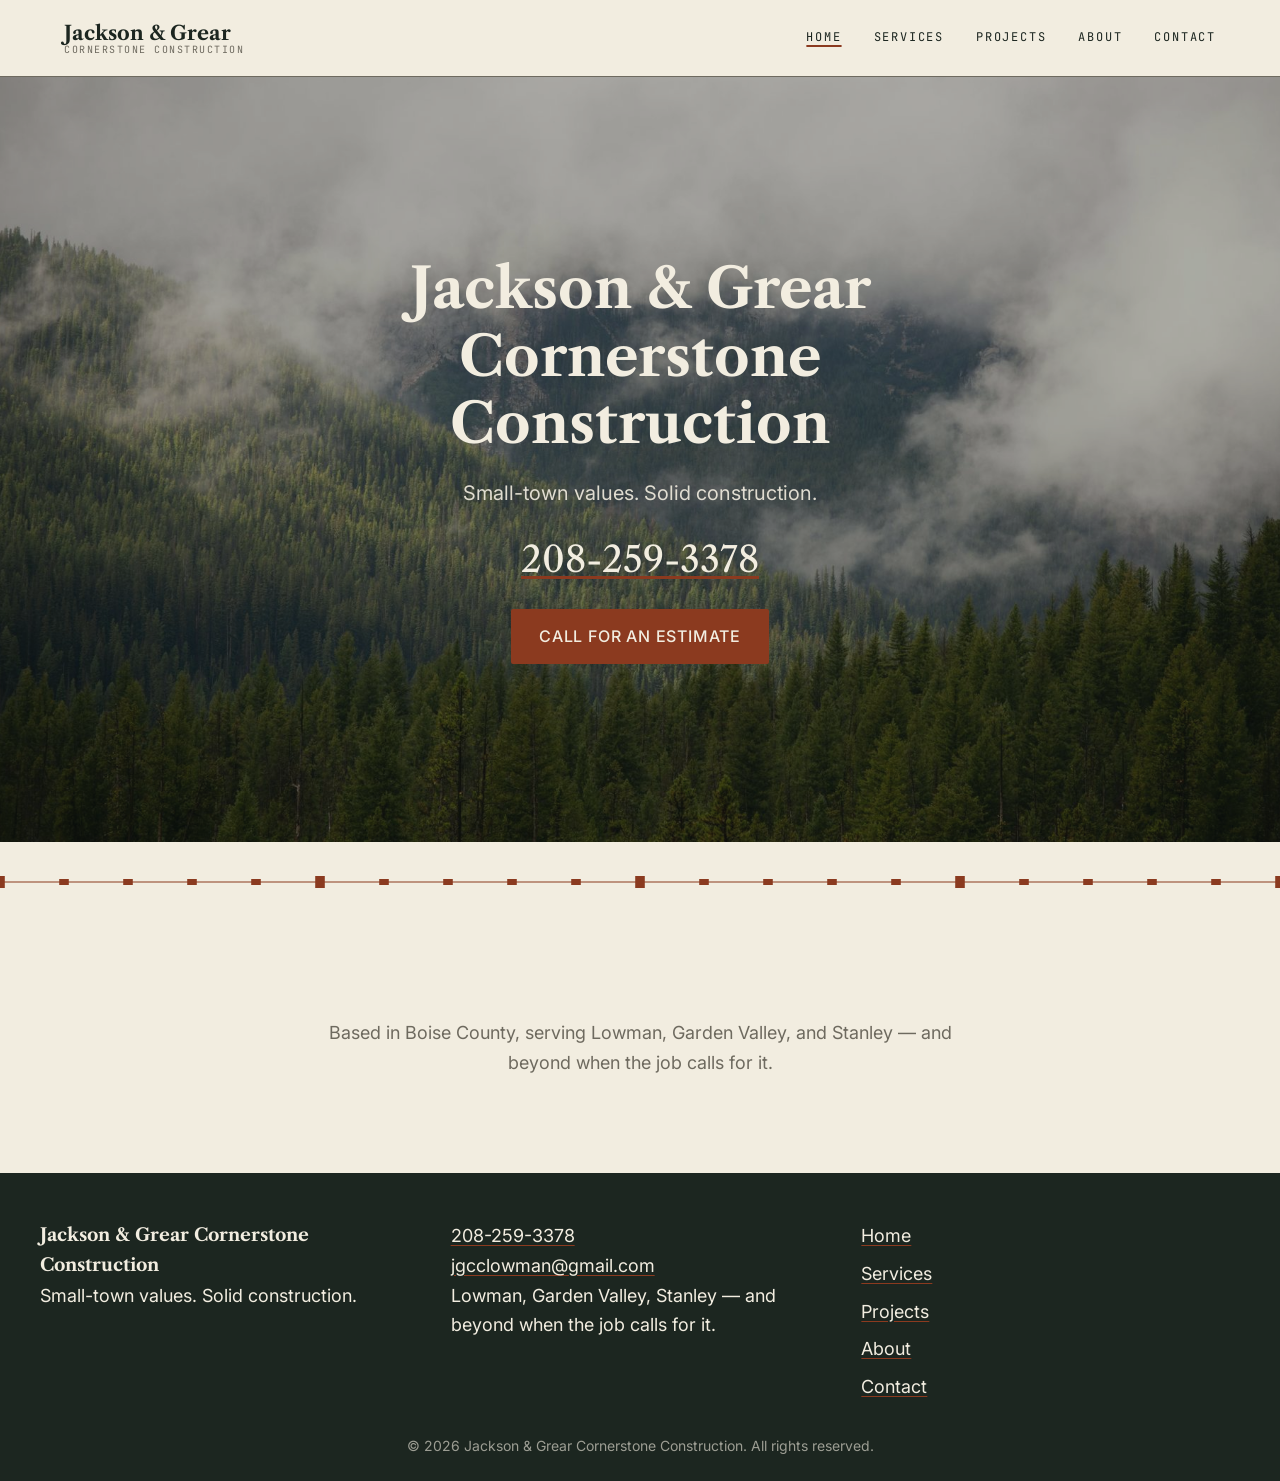
<file: index.html>
<!DOCTYPE html>
<html lang="en">
<head>
<meta charset="UTF-8">
<meta name="viewport" content="width=device-width, initial-scale=1.0">
<title>Jackson &amp; Grear Cornerstone Construction | Boise County, Idaho</title>
<meta name="description" content="Jackson & Grear Cornerstone Construction — new builds, remodels, concrete, and repairs in Boise County, Idaho. Serving Lowman, Garden Valley, and Stanley.">
<link rel="canonical" href="[canonical-url]">

<meta property="og:type" content="website">
<meta property="og:site_name" content="Jackson & Grear Cornerstone Construction">
<meta property="og:title" content="Jackson & Grear Cornerstone Construction | Boise County, Idaho">
<meta property="og:description" content="Jackson & Grear Cornerstone Construction — new builds, remodels, concrete, and repairs in Boise County, Idaho. Serving Lowman, Garden Valley, and Stanley.">
<meta property="og:image" content="/images/hero/hero-home.jpg">
<meta property="og:url" content="[canonical-url]">
<meta name="twitter:card" content="summary_large_image">

<script type="application/ld+json">
{
  "@context": "https://schema.org",
  "@type": "GeneralContractor",
  "name": "Jackson & Grear Cornerstone Construction",
  "telephone": "+1-208-259-3378",
  "areaServed": ["Lowman, Idaho", "Garden Valley, Idaho", "Stanley, Idaho", "Boise County, Idaho"],
  "address": {
    "@type": "PostalAddress",
    "addressRegion": "ID",
    "addressCountry": "US"
  }
}
</script>

<link rel="preconnect" href="https://fonts.googleapis.com">
<link rel="preconnect" href="https://fonts.gstatic.com" crossorigin>
<link href="https://fonts.googleapis.com/css2?family=Libre+Caslon+Text:wght@400;700&family=Inter:wght@400;500&family=JetBrains+Mono:wght@400&display=swap" rel="stylesheet">
<link rel="stylesheet" href="css/style.css">
</head>
<body>
<a class="skip-link" href="#main">Skip to content</a>
<header class="site-header">
  <div class="site-header__inner">
    <a class="site-logo" href="index.html">
      <span class="site-logo__name">Jackson &amp; Grear</span>
      <span class="site-logo__tagline">CORNERSTONE CONSTRUCTION</span>
    </a>
    <button class="nav-toggle" type="button" aria-expanded="false" aria-controls="site-nav">
      <span class="nav-toggle__bar"></span>
      <span class="nav-toggle__bar"></span>
      <span class="nav-toggle__bar"></span>
      <span class="visually-hidden">Menu</span>
    </button>
    <nav class="site-nav" id="site-nav" aria-label="Primary">
      <ul class="site-nav__list">
        <li><a href="index.html" aria-current="page">Home</a></li>
        <li><a href="services.html">Services</a></li>
        <li><a href="projects.html">Projects</a></li>
        <li><a href="about.html">About</a></li>
        <li><a href="contact.html">Contact</a></li>
      </ul>
    </nav>
  </div>
</header>

<main id="main">
  <section class="home-hero">
    <img class="home-hero__image" src="images/hero/hero-home.jpg" alt="Morning fog settling over a pine forest and mountain ridge in Idaho's Sawtooth National Forest." width="1920" height="1080" loading="eager" fetchpriority="high">
    <div class="home-hero__overlay" aria-hidden="true"></div>
    <div class="home-hero__content">
      <h1 class="home-hero__name">Jackson &amp; Grear Cornerstone Construction</h1>
      <p class="home-hero__tagline">Small-town values. Solid construction.</p>
      <a class="home-hero__phone" href="tel:+12082593378" aria-label="Call Jackson and Grear at 208-259-3378">208-259-3378</a>
      <a class="button" href="tel:+12082593378" aria-label="Call Jackson and Grear at 208-259-3378">Call for an Estimate</a>
    </div>
  </section>

  <svg class="section-divider" viewBox="0 0 200 16" preserveAspectRatio="none" role="presentation" focusable="false" aria-hidden="true">
    <line x1="0" y1="8" x2="200" y2="8" stroke="currentColor" stroke-width="1"></line>
    <g stroke="currentColor" stroke-width="1.5">
      <line x1="0" y1="2" x2="0" y2="14"></line>
      <line x1="10" y1="5" x2="10" y2="11"></line>
      <line x1="20" y1="5" x2="20" y2="11"></line>
      <line x1="30" y1="5" x2="30" y2="11"></line>
      <line x1="40" y1="5" x2="40" y2="11"></line>
      <line x1="50" y1="2" x2="50" y2="14"></line>
      <line x1="60" y1="5" x2="60" y2="11"></line>
      <line x1="70" y1="5" x2="70" y2="11"></line>
      <line x1="80" y1="5" x2="80" y2="11"></line>
      <line x1="90" y1="5" x2="90" y2="11"></line>
      <line x1="100" y1="2" x2="100" y2="14"></line>
      <line x1="110" y1="5" x2="110" y2="11"></line>
      <line x1="120" y1="5" x2="120" y2="11"></line>
      <line x1="130" y1="5" x2="130" y2="11"></line>
      <line x1="140" y1="5" x2="140" y2="11"></line>
      <line x1="150" y1="2" x2="150" y2="14"></line>
      <line x1="160" y1="5" x2="160" y2="11"></line>
      <line x1="170" y1="5" x2="170" y2="11"></line>
      <line x1="180" y1="5" x2="180" y2="11"></line>
      <line x1="190" y1="5" x2="190" y2="11"></line>
      <line x1="200" y1="2" x2="200" y2="14"></line>
    </g>
  </svg>

  <section class="service-area section">
    <div class="container">
      <p class="service-area__text">Based in Boise County, serving Lowman, Garden Valley, and Stanley — and beyond when the job calls for it.</p>
    </div>
  </section>
</main>

<footer class="site-footer">
  <div class="site-footer__inner">
    <div class="site-footer__col">
      <p class="site-footer__name">Jackson &amp; Grear Cornerstone Construction</p>
      <p class="site-footer__tagline">Small-town values. Solid construction.</p>
    </div>
    <div class="site-footer__col">
      <a href="tel:+12082593378" aria-label="Call Jackson and Grear at 208-259-3378">208-259-3378</a>
      <p><a href="mailto:jgcclowman@gmail.com" aria-label="Email Jackson and Grear at jgcclowman@gmail.com">jgcclowman@gmail.com</a></p>
      <p>Lowman, Garden Valley, Stanley — and beyond when the job calls for it.</p>
    </div>
    <div class="site-footer__col">
      <nav aria-label="Footer">
        <ul>
          <li><a href="index.html">Home</a></li>
          <li><a href="services.html">Services</a></li>
          <li><a href="projects.html">Projects</a></li>
          <li><a href="about.html">About</a></li>
          <li><a href="contact.html">Contact</a></li>
        </ul>
      </nav>
    </div>
  </div>
  <p class="site-footer__legal">© 2026 Jackson &amp; Grear Cornerstone Construction. All rights reserved.</p>
</footer>
<script src="js/script.js" defer></script>
</body>
</html>
</file>
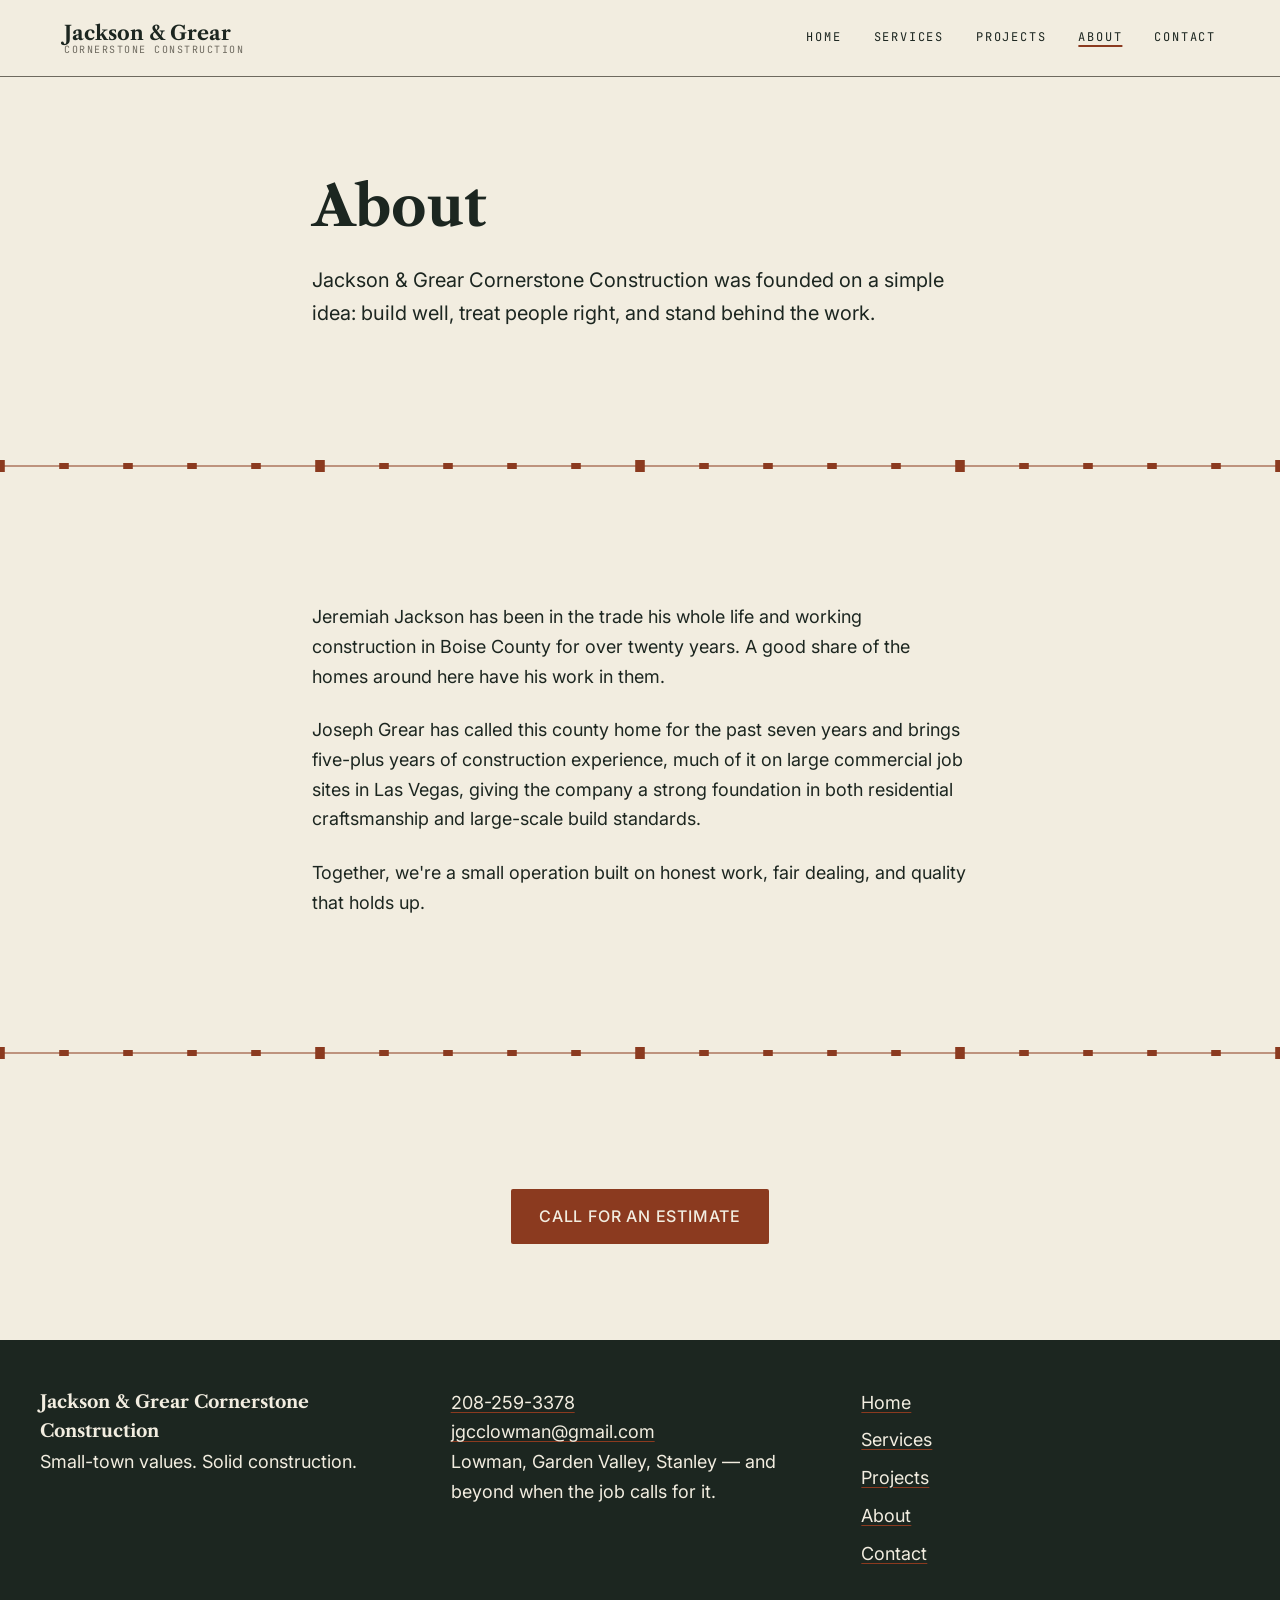
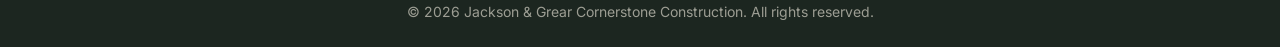
<file: about.html>
<!DOCTYPE html>
<html lang="en">
<head>
<meta charset="UTF-8">
<meta name="viewport" content="width=device-width, initial-scale=1.0">
<title>About | Jackson &amp; Grear Cornerstone Construction</title>
<meta name="description" content="Meet Jeremiah Jackson and Joseph Grear — the partners behind Jackson & Grear Cornerstone Construction in Boise County, Idaho.">
<link rel="canonical" href="[canonical-url]">

<meta property="og:type" content="website">
<meta property="og:site_name" content="Jackson & Grear Cornerstone Construction">
<meta property="og:title" content="About | Jackson & Grear Cornerstone Construction">
<meta property="og:description" content="Meet Jeremiah Jackson and Joseph Grear — the partners behind Jackson & Grear Cornerstone Construction in Boise County, Idaho.">
<meta property="og:image" content="/images/hero/hero-home.jpg">
<meta property="og:url" content="[canonical-url]">
<meta name="twitter:card" content="summary_large_image">

<link rel="preconnect" href="https://fonts.googleapis.com">
<link rel="preconnect" href="https://fonts.gstatic.com" crossorigin>
<link href="https://fonts.googleapis.com/css2?family=Libre+Caslon+Text:wght@400;700&family=Inter:wght@400;500&family=JetBrains+Mono:wght@400&display=swap" rel="stylesheet">
<link rel="stylesheet" href="css/style.css">
</head>
<body>
<a class="skip-link" href="#main">Skip to content</a>
<header class="site-header">
  <div class="site-header__inner">
    <a class="site-logo" href="index.html">
      <span class="site-logo__name">Jackson &amp; Grear</span>
      <span class="site-logo__tagline">CORNERSTONE CONSTRUCTION</span>
    </a>
    <button class="nav-toggle" type="button" aria-expanded="false" aria-controls="site-nav">
      <span class="nav-toggle__bar"></span>
      <span class="nav-toggle__bar"></span>
      <span class="nav-toggle__bar"></span>
      <span class="visually-hidden">Menu</span>
    </button>
    <nav class="site-nav" id="site-nav" aria-label="Primary">
      <ul class="site-nav__list">
        <li><a href="index.html">Home</a></li>
        <li><a href="services.html">Services</a></li>
        <li><a href="projects.html">Projects</a></li>
        <li><a href="about.html" aria-current="page">About</a></li>
        <li><a href="contact.html">Contact</a></li>
      </ul>
    </nav>
  </div>
</header>

<main id="main">
  <section class="about-intro section">
    <div class="container">
      <h1>About</h1>
      <p>Jackson &amp; Grear Cornerstone Construction was founded on a simple idea: build well, treat people right, and stand behind the work.</p>
    </div>
  </section>

  <svg class="section-divider" viewBox="0 0 200 16" preserveAspectRatio="none" role="presentation" focusable="false" aria-hidden="true">
    <line x1="0" y1="8" x2="200" y2="8" stroke="currentColor" stroke-width="1"></line>
    <g stroke="currentColor" stroke-width="1.5">
      <line x1="0" y1="2" x2="0" y2="14"></line>
      <line x1="10" y1="5" x2="10" y2="11"></line>
      <line x1="20" y1="5" x2="20" y2="11"></line>
      <line x1="30" y1="5" x2="30" y2="11"></line>
      <line x1="40" y1="5" x2="40" y2="11"></line>
      <line x1="50" y1="2" x2="50" y2="14"></line>
      <line x1="60" y1="5" x2="60" y2="11"></line>
      <line x1="70" y1="5" x2="70" y2="11"></line>
      <line x1="80" y1="5" x2="80" y2="11"></line>
      <line x1="90" y1="5" x2="90" y2="11"></line>
      <line x1="100" y1="2" x2="100" y2="14"></line>
      <line x1="110" y1="5" x2="110" y2="11"></line>
      <line x1="120" y1="5" x2="120" y2="11"></line>
      <line x1="130" y1="5" x2="130" y2="11"></line>
      <line x1="140" y1="5" x2="140" y2="11"></line>
      <line x1="150" y1="2" x2="150" y2="14"></line>
      <line x1="160" y1="5" x2="160" y2="11"></line>
      <line x1="170" y1="5" x2="170" y2="11"></line>
      <line x1="180" y1="5" x2="180" y2="11"></line>
      <line x1="190" y1="5" x2="190" y2="11"></line>
      <line x1="200" y1="2" x2="200" y2="14"></line>
    </g>
  </svg>

  <section class="about-story section">
    <div class="container">
      <p>Jeremiah Jackson has been in the trade his whole life and working construction in Boise County for over twenty years. A good share of the homes around here have his work in them.</p>
      <p>Joseph Grear has called this county home for the past seven years and brings five-plus years of construction experience, much of it on large commercial job sites in Las Vegas, giving the company a strong foundation in both residential craftsmanship and large-scale build standards.</p>
      <p>Together, we're a small operation built on honest work, fair dealing, and quality that holds up.</p>
    </div>
  </section>

  <svg class="section-divider" viewBox="0 0 200 16" preserveAspectRatio="none" role="presentation" focusable="false" aria-hidden="true">
    <line x1="0" y1="8" x2="200" y2="8" stroke="currentColor" stroke-width="1"></line>
    <g stroke="currentColor" stroke-width="1.5">
      <line x1="0" y1="2" x2="0" y2="14"></line>
      <line x1="10" y1="5" x2="10" y2="11"></line>
      <line x1="20" y1="5" x2="20" y2="11"></line>
      <line x1="30" y1="5" x2="30" y2="11"></line>
      <line x1="40" y1="5" x2="40" y2="11"></line>
      <line x1="50" y1="2" x2="50" y2="14"></line>
      <line x1="60" y1="5" x2="60" y2="11"></line>
      <line x1="70" y1="5" x2="70" y2="11"></line>
      <line x1="80" y1="5" x2="80" y2="11"></line>
      <line x1="90" y1="5" x2="90" y2="11"></line>
      <line x1="100" y1="2" x2="100" y2="14"></line>
      <line x1="110" y1="5" x2="110" y2="11"></line>
      <line x1="120" y1="5" x2="120" y2="11"></line>
      <line x1="130" y1="5" x2="130" y2="11"></line>
      <line x1="140" y1="5" x2="140" y2="11"></line>
      <line x1="150" y1="2" x2="150" y2="14"></line>
      <line x1="160" y1="5" x2="160" y2="11"></line>
      <line x1="170" y1="5" x2="170" y2="11"></line>
      <line x1="180" y1="5" x2="180" y2="11"></line>
      <line x1="190" y1="5" x2="190" y2="11"></line>
      <line x1="200" y1="2" x2="200" y2="14"></line>
    </g>
  </svg>

  <section class="about-cta section">
    <div class="container">
      <a class="button" href="tel:+12082593378" aria-label="Call Jackson and Grear at 208-259-3378">Call for an Estimate</a>
    </div>
  </section>
</main>

<footer class="site-footer">
  <div class="site-footer__inner">
    <div class="site-footer__col">
      <p class="site-footer__name">Jackson &amp; Grear Cornerstone Construction</p>
      <p class="site-footer__tagline">Small-town values. Solid construction.</p>
    </div>
    <div class="site-footer__col">
      <a href="tel:+12082593378" aria-label="Call Jackson and Grear at 208-259-3378">208-259-3378</a>
      <p><a href="mailto:jgcclowman@gmail.com" aria-label="Email Jackson and Grear at jgcclowman@gmail.com">jgcclowman@gmail.com</a></p>
      <p>Lowman, Garden Valley, Stanley — and beyond when the job calls for it.</p>
    </div>
    <div class="site-footer__col">
      <nav aria-label="Footer">
        <ul>
          <li><a href="index.html">Home</a></li>
          <li><a href="services.html">Services</a></li>
          <li><a href="projects.html">Projects</a></li>
          <li><a href="about.html">About</a></li>
          <li><a href="contact.html">Contact</a></li>
        </ul>
      </nav>
    </div>
  </div>
  <p class="site-footer__legal">© 2026 Jackson &amp; Grear Cornerstone Construction. All rights reserved.</p>
</footer>
<script src="js/script.js" defer></script>
</body>
</html>
</file>
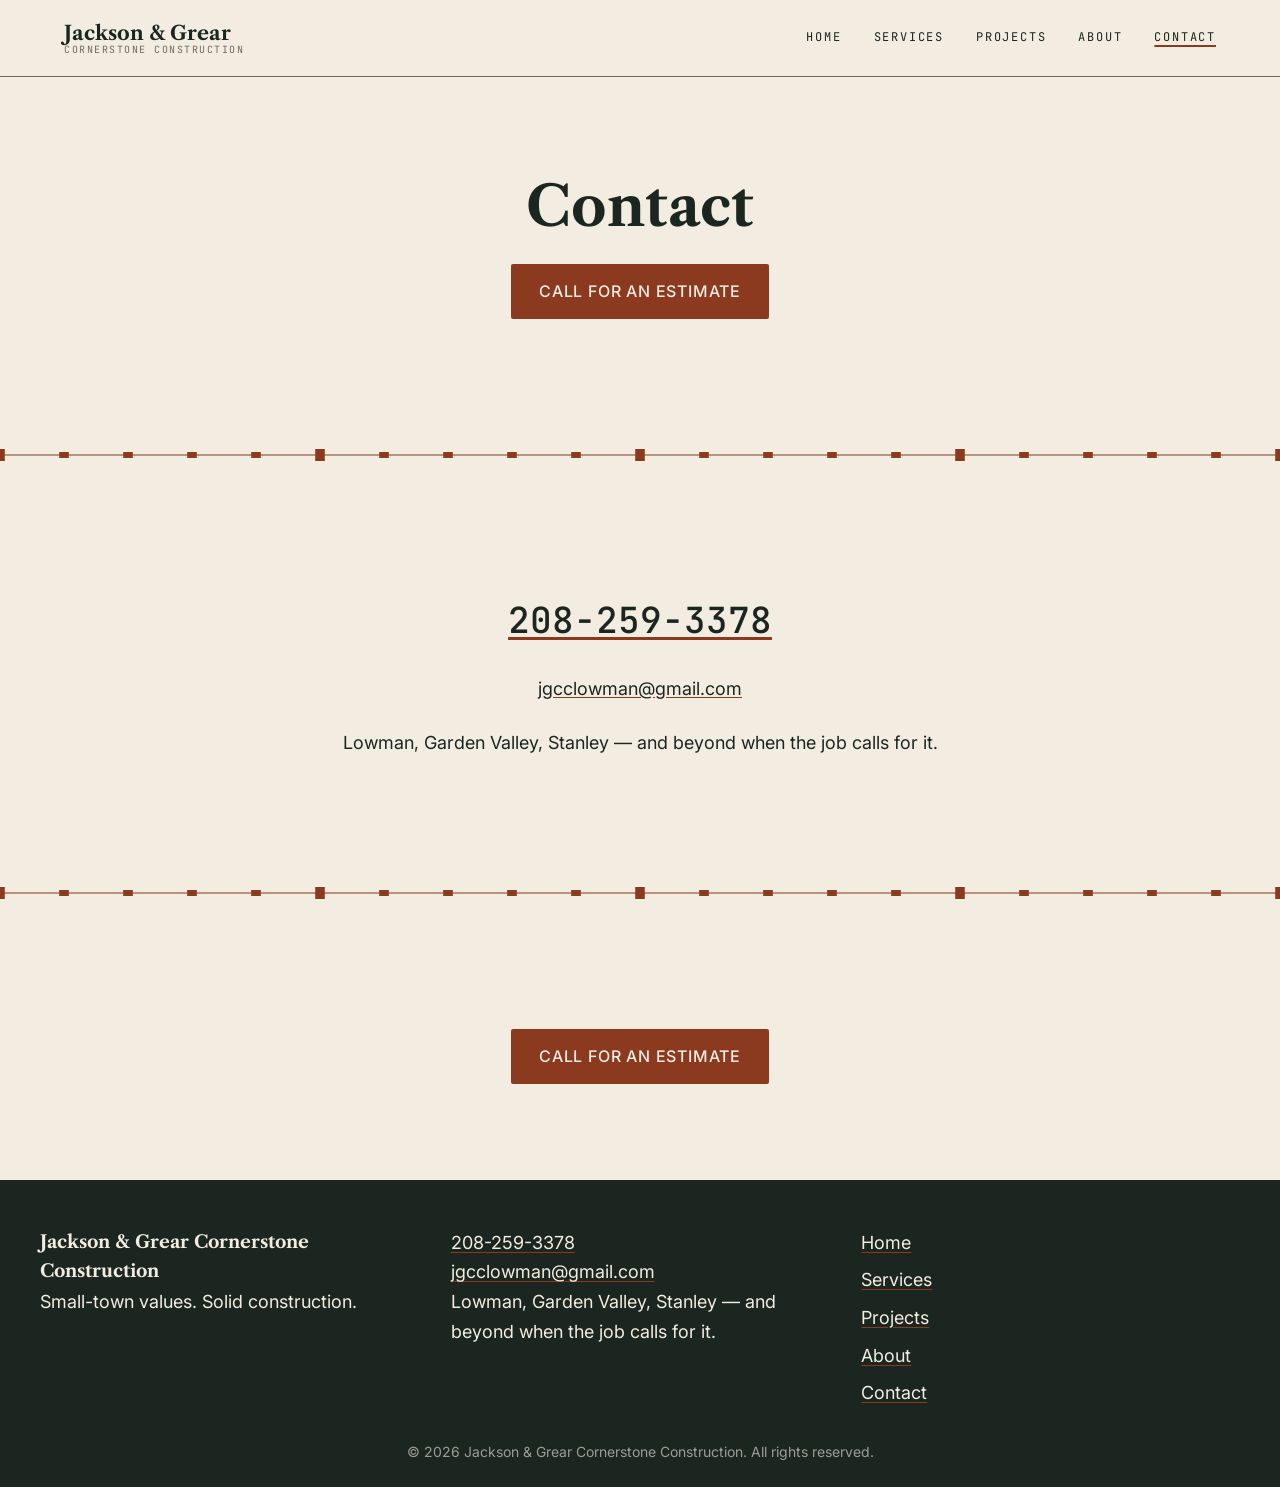
<file: contact.html>
<!DOCTYPE html>
<html lang="en">
<head>
<meta charset="UTF-8">
<meta name="viewport" content="width=device-width, initial-scale=1.0">
<title>Contact | Jackson &amp; Grear Cornerstone Construction</title>
<meta name="description" content="Call Jackson & Grear Cornerstone Construction at 208-259-3378 for an estimate. Serving Lowman, Garden Valley, Stanley, and beyond.">
<link rel="canonical" href="[canonical-url]">

<meta property="og:type" content="website">
<meta property="og:site_name" content="Jackson & Grear Cornerstone Construction">
<meta property="og:title" content="Contact | Jackson & Grear Cornerstone Construction">
<meta property="og:description" content="Call Jackson & Grear Cornerstone Construction at 208-259-3378 for an estimate. Serving Lowman, Garden Valley, Stanley, and beyond.">
<meta property="og:image" content="/images/hero/hero-home.jpg">
<meta property="og:url" content="[canonical-url]">
<meta name="twitter:card" content="summary_large_image">

<link rel="preconnect" href="https://fonts.googleapis.com">
<link rel="preconnect" href="https://fonts.gstatic.com" crossorigin>
<link href="https://fonts.googleapis.com/css2?family=Libre+Caslon+Text:wght@400;700&family=Inter:wght@400;500&family=JetBrains+Mono:wght@400&display=swap" rel="stylesheet">
<link rel="stylesheet" href="css/style.css">
</head>
<body>
<a class="skip-link" href="#main">Skip to content</a>
<header class="site-header">
  <div class="site-header__inner">
    <a class="site-logo" href="index.html">
      <span class="site-logo__name">Jackson &amp; Grear</span>
      <span class="site-logo__tagline">CORNERSTONE CONSTRUCTION</span>
    </a>
    <button class="nav-toggle" type="button" aria-expanded="false" aria-controls="site-nav">
      <span class="nav-toggle__bar"></span>
      <span class="nav-toggle__bar"></span>
      <span class="nav-toggle__bar"></span>
      <span class="visually-hidden">Menu</span>
    </button>
    <nav class="site-nav" id="site-nav" aria-label="Primary">
      <ul class="site-nav__list">
        <li><a href="index.html">Home</a></li>
        <li><a href="services.html">Services</a></li>
        <li><a href="projects.html">Projects</a></li>
        <li><a href="about.html">About</a></li>
        <li><a href="contact.html" aria-current="page">Contact</a></li>
      </ul>
    </nav>
  </div>
</header>

<main id="main">
  <section class="contact-cta section">
    <div class="container">
      <h1>Contact</h1>
      <a class="button" href="tel:+12082593378" aria-label="Call Jackson and Grear at 208-259-3378">Call for an Estimate</a>
    </div>
  </section>

  <svg class="section-divider" viewBox="0 0 200 16" preserveAspectRatio="none" role="presentation" focusable="false" aria-hidden="true">
    <line x1="0" y1="8" x2="200" y2="8" stroke="currentColor" stroke-width="1"></line>
    <g stroke="currentColor" stroke-width="1.5">
      <line x1="0" y1="2" x2="0" y2="14"></line>
      <line x1="10" y1="5" x2="10" y2="11"></line>
      <line x1="20" y1="5" x2="20" y2="11"></line>
      <line x1="30" y1="5" x2="30" y2="11"></line>
      <line x1="40" y1="5" x2="40" y2="11"></line>
      <line x1="50" y1="2" x2="50" y2="14"></line>
      <line x1="60" y1="5" x2="60" y2="11"></line>
      <line x1="70" y1="5" x2="70" y2="11"></line>
      <line x1="80" y1="5" x2="80" y2="11"></line>
      <line x1="90" y1="5" x2="90" y2="11"></line>
      <line x1="100" y1="2" x2="100" y2="14"></line>
      <line x1="110" y1="5" x2="110" y2="11"></line>
      <line x1="120" y1="5" x2="120" y2="11"></line>
      <line x1="130" y1="5" x2="130" y2="11"></line>
      <line x1="140" y1="5" x2="140" y2="11"></line>
      <line x1="150" y1="2" x2="150" y2="14"></line>
      <line x1="160" y1="5" x2="160" y2="11"></line>
      <line x1="170" y1="5" x2="170" y2="11"></line>
      <line x1="180" y1="5" x2="180" y2="11"></line>
      <line x1="190" y1="5" x2="190" y2="11"></line>
      <line x1="200" y1="2" x2="200" y2="14"></line>
    </g>
  </svg>

  <section class="contact-details section">
    <div class="container">
      <p class="contact-details__phone"><a href="tel:+12082593378" aria-label="Call Jackson and Grear at 208-259-3378">208-259-3378</a></p>
      <p><a class="contact-details__email" href="mailto:jgcclowman@gmail.com" aria-label="Email Jackson and Grear at jgcclowman@gmail.com">jgcclowman@gmail.com</a></p>
      <p>Lowman, Garden Valley, Stanley — and beyond when the job calls for it.</p>
    </div>
  </section>

  <svg class="section-divider" viewBox="0 0 200 16" preserveAspectRatio="none" role="presentation" focusable="false" aria-hidden="true">
    <line x1="0" y1="8" x2="200" y2="8" stroke="currentColor" stroke-width="1"></line>
    <g stroke="currentColor" stroke-width="1.5">
      <line x1="0" y1="2" x2="0" y2="14"></line>
      <line x1="10" y1="5" x2="10" y2="11"></line>
      <line x1="20" y1="5" x2="20" y2="11"></line>
      <line x1="30" y1="5" x2="30" y2="11"></line>
      <line x1="40" y1="5" x2="40" y2="11"></line>
      <line x1="50" y1="2" x2="50" y2="14"></line>
      <line x1="60" y1="5" x2="60" y2="11"></line>
      <line x1="70" y1="5" x2="70" y2="11"></line>
      <line x1="80" y1="5" x2="80" y2="11"></line>
      <line x1="90" y1="5" x2="90" y2="11"></line>
      <line x1="100" y1="2" x2="100" y2="14"></line>
      <line x1="110" y1="5" x2="110" y2="11"></line>
      <line x1="120" y1="5" x2="120" y2="11"></line>
      <line x1="130" y1="5" x2="130" y2="11"></line>
      <line x1="140" y1="5" x2="140" y2="11"></line>
      <line x1="150" y1="2" x2="150" y2="14"></line>
      <line x1="160" y1="5" x2="160" y2="11"></line>
      <line x1="170" y1="5" x2="170" y2="11"></line>
      <line x1="180" y1="5" x2="180" y2="11"></line>
      <line x1="190" y1="5" x2="190" y2="11"></line>
      <line x1="200" y1="2" x2="200" y2="14"></line>
    </g>
  </svg>

  <section class="contact-close section">
    <div class="container">
      <a class="button" href="tel:+12082593378" aria-label="Call Jackson and Grear at 208-259-3378">Call for an Estimate</a>
    </div>
  </section>
</main>

<footer class="site-footer">
  <div class="site-footer__inner">
    <div class="site-footer__col">
      <p class="site-footer__name">Jackson &amp; Grear Cornerstone Construction</p>
      <p class="site-footer__tagline">Small-town values. Solid construction.</p>
    </div>
    <div class="site-footer__col">
      <a href="tel:+12082593378" aria-label="Call Jackson and Grear at 208-259-3378">208-259-3378</a>
      <p><a href="mailto:jgcclowman@gmail.com" aria-label="Email Jackson and Grear at jgcclowman@gmail.com">jgcclowman@gmail.com</a></p>
      <p>Lowman, Garden Valley, Stanley — and beyond when the job calls for it.</p>
    </div>
    <div class="site-footer__col">
      <nav aria-label="Footer">
        <ul>
          <li><a href="index.html">Home</a></li>
          <li><a href="services.html">Services</a></li>
          <li><a href="projects.html">Projects</a></li>
          <li><a href="about.html">About</a></li>
          <li><a href="contact.html">Contact</a></li>
        </ul>
      </nav>
    </div>
  </div>
  <p class="site-footer__legal">© 2026 Jackson &amp; Grear Cornerstone Construction. All rights reserved.</p>
</footer>
<script src="js/script.js" defer></script>
</body>
</html>
</file>
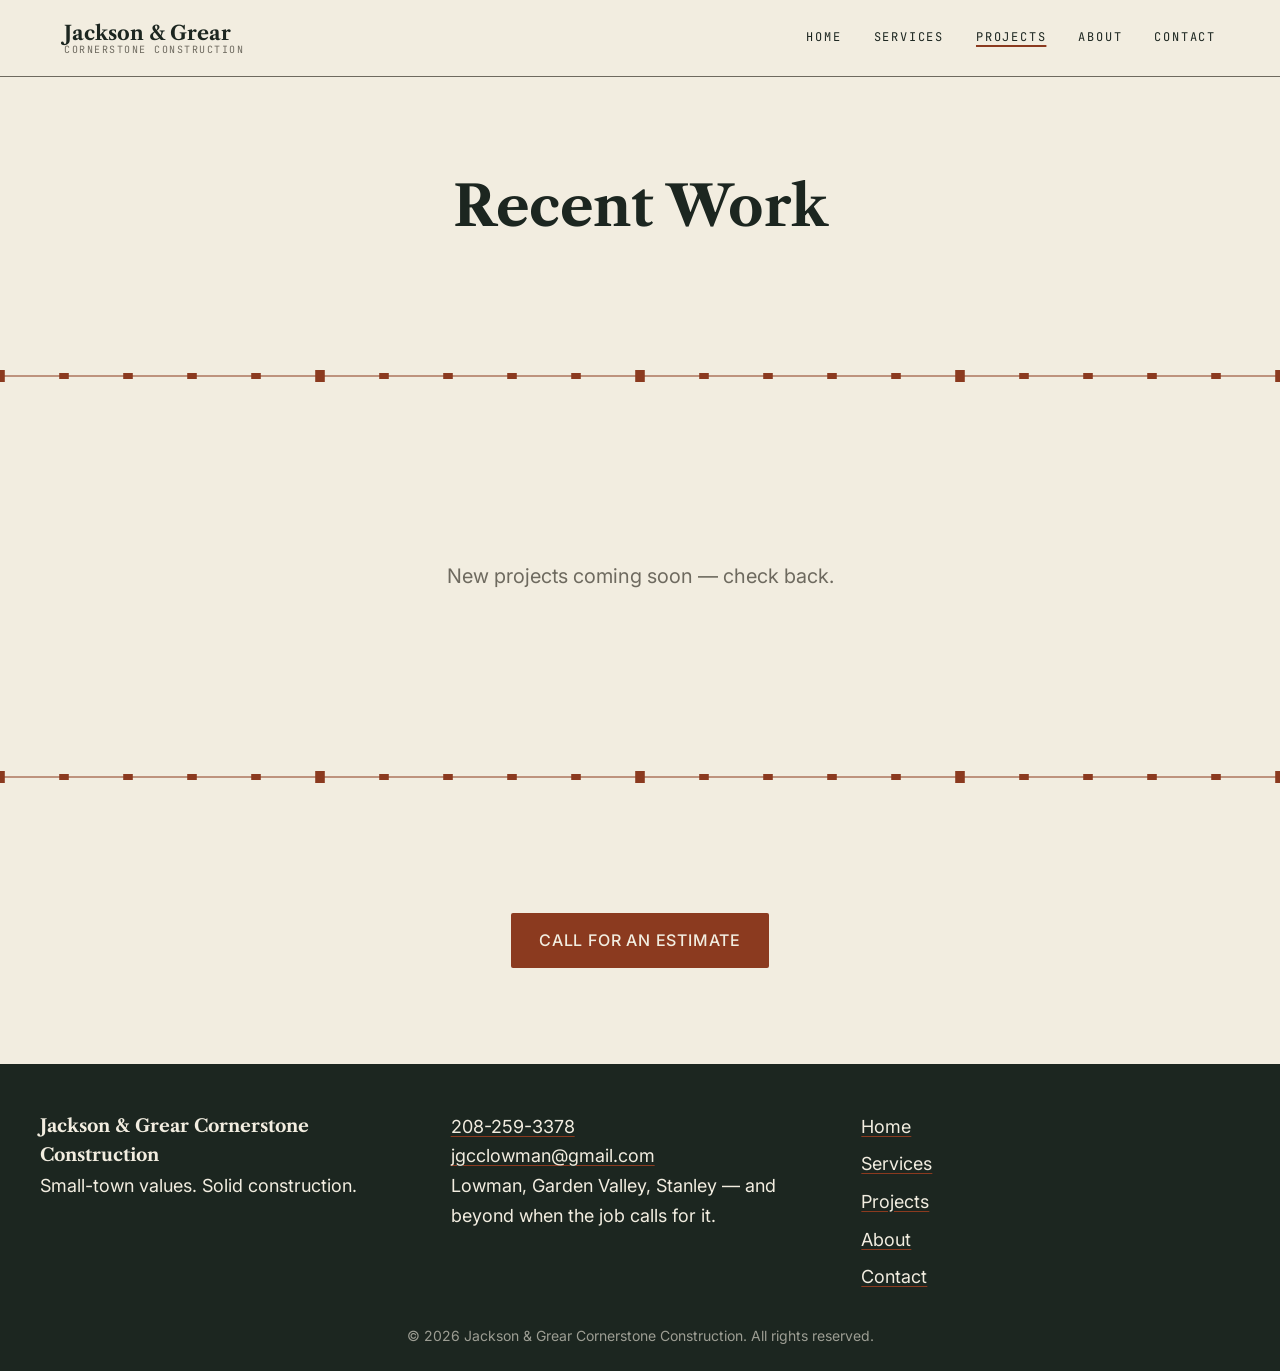
<file: projects.html>
<!DOCTYPE html>
<html lang="en">
<head>
<meta charset="UTF-8">
<meta name="viewport" content="width=device-width, initial-scale=1.0">
<title>Projects | Jackson &amp; Grear Cornerstone Construction</title>
<meta name="description" content="Recent projects from Jackson & Grear Cornerstone Construction, a small construction outfit in Boise County, Idaho.">
<link rel="canonical" href="[canonical-url]">

<meta property="og:type" content="website">
<meta property="og:site_name" content="Jackson & Grear Cornerstone Construction">
<meta property="og:title" content="Projects | Jackson & Grear Cornerstone Construction">
<meta property="og:description" content="Recent projects from Jackson & Grear Cornerstone Construction, a small construction outfit in Boise County, Idaho.">
<meta property="og:image" content="/images/hero/hero-home.jpg">
<meta property="og:url" content="[canonical-url]">
<meta name="twitter:card" content="summary_large_image">

<link rel="preconnect" href="https://fonts.googleapis.com">
<link rel="preconnect" href="https://fonts.gstatic.com" crossorigin>
<link href="https://fonts.googleapis.com/css2?family=Libre+Caslon+Text:wght@400;700&family=Inter:wght@400;500&family=JetBrains+Mono:wght@400&display=swap" rel="stylesheet">
<link rel="stylesheet" href="css/style.css">
</head>
<body>
<a class="skip-link" href="#main">Skip to content</a>
<header class="site-header">
  <div class="site-header__inner">
    <a class="site-logo" href="index.html">
      <span class="site-logo__name">Jackson &amp; Grear</span>
      <span class="site-logo__tagline">CORNERSTONE CONSTRUCTION</span>
    </a>
    <button class="nav-toggle" type="button" aria-expanded="false" aria-controls="site-nav">
      <span class="nav-toggle__bar"></span>
      <span class="nav-toggle__bar"></span>
      <span class="nav-toggle__bar"></span>
      <span class="visually-hidden">Menu</span>
    </button>
    <nav class="site-nav" id="site-nav" aria-label="Primary">
      <ul class="site-nav__list">
        <li><a href="index.html">Home</a></li>
        <li><a href="services.html">Services</a></li>
        <li><a href="projects.html" aria-current="page">Projects</a></li>
        <li><a href="about.html">About</a></li>
        <li><a href="contact.html">Contact</a></li>
      </ul>
    </nav>
  </div>
</header>

<main id="main">
  <section class="projects-intro section">
    <div class="container">
      <h1>Recent Work</h1>
    </div>
  </section>

  <svg class="section-divider" viewBox="0 0 200 16" preserveAspectRatio="none" role="presentation" focusable="false" aria-hidden="true">
    <line x1="0" y1="8" x2="200" y2="8" stroke="currentColor" stroke-width="1"></line>
    <g stroke="currentColor" stroke-width="1.5">
      <line x1="0" y1="2" x2="0" y2="14"></line>
      <line x1="10" y1="5" x2="10" y2="11"></line>
      <line x1="20" y1="5" x2="20" y2="11"></line>
      <line x1="30" y1="5" x2="30" y2="11"></line>
      <line x1="40" y1="5" x2="40" y2="11"></line>
      <line x1="50" y1="2" x2="50" y2="14"></line>
      <line x1="60" y1="5" x2="60" y2="11"></line>
      <line x1="70" y1="5" x2="70" y2="11"></line>
      <line x1="80" y1="5" x2="80" y2="11"></line>
      <line x1="90" y1="5" x2="90" y2="11"></line>
      <line x1="100" y1="2" x2="100" y2="14"></line>
      <line x1="110" y1="5" x2="110" y2="11"></line>
      <line x1="120" y1="5" x2="120" y2="11"></line>
      <line x1="130" y1="5" x2="130" y2="11"></line>
      <line x1="140" y1="5" x2="140" y2="11"></line>
      <line x1="150" y1="2" x2="150" y2="14"></line>
      <line x1="160" y1="5" x2="160" y2="11"></line>
      <line x1="170" y1="5" x2="170" y2="11"></line>
      <line x1="180" y1="5" x2="180" y2="11"></line>
      <line x1="190" y1="5" x2="190" y2="11"></line>
      <line x1="200" y1="2" x2="200" y2="14"></line>
    </g>
  </svg>

  <section class="projects-gallery section">
    <div class="container">
      <!--
        ADDING A PROJECT PHOTO — once this note is gone, the grid is live:
        1. Compress the photo to under 300KB (squoosh.app).
        2. Name it project-XX.jpg, next in sequence (project-01.jpg, project-02.jpg, ...).
        3. Drop it into /images/projects/.
        4. Add one line inside the grid below:
           <img class="project-gallery__item" src="images/projects/project-01.jpg" alt="[describe the project]" loading="lazy" onerror="this.style.visibility='hidden'">
        When the first photo goes in, delete the "New projects coming soon" paragraph below it.
      -->
      <div class="project-gallery__grid">
      </div>
      <p class="project-gallery__empty-message">New projects coming soon — check back.</p>
    </div>
  </section>

  <svg class="section-divider" viewBox="0 0 200 16" preserveAspectRatio="none" role="presentation" focusable="false" aria-hidden="true">
    <line x1="0" y1="8" x2="200" y2="8" stroke="currentColor" stroke-width="1"></line>
    <g stroke="currentColor" stroke-width="1.5">
      <line x1="0" y1="2" x2="0" y2="14"></line>
      <line x1="10" y1="5" x2="10" y2="11"></line>
      <line x1="20" y1="5" x2="20" y2="11"></line>
      <line x1="30" y1="5" x2="30" y2="11"></line>
      <line x1="40" y1="5" x2="40" y2="11"></line>
      <line x1="50" y1="2" x2="50" y2="14"></line>
      <line x1="60" y1="5" x2="60" y2="11"></line>
      <line x1="70" y1="5" x2="70" y2="11"></line>
      <line x1="80" y1="5" x2="80" y2="11"></line>
      <line x1="90" y1="5" x2="90" y2="11"></line>
      <line x1="100" y1="2" x2="100" y2="14"></line>
      <line x1="110" y1="5" x2="110" y2="11"></line>
      <line x1="120" y1="5" x2="120" y2="11"></line>
      <line x1="130" y1="5" x2="130" y2="11"></line>
      <line x1="140" y1="5" x2="140" y2="11"></line>
      <line x1="150" y1="2" x2="150" y2="14"></line>
      <line x1="160" y1="5" x2="160" y2="11"></line>
      <line x1="170" y1="5" x2="170" y2="11"></line>
      <line x1="180" y1="5" x2="180" y2="11"></line>
      <line x1="190" y1="5" x2="190" y2="11"></line>
      <line x1="200" y1="2" x2="200" y2="14"></line>
    </g>
  </svg>

  <section class="projects-cta section">
    <div class="container">
      <a class="button" href="tel:+12082593378" aria-label="Call Jackson and Grear at 208-259-3378">Call for an Estimate</a>
    </div>
  </section>
</main>

<footer class="site-footer">
  <div class="site-footer__inner">
    <div class="site-footer__col">
      <p class="site-footer__name">Jackson &amp; Grear Cornerstone Construction</p>
      <p class="site-footer__tagline">Small-town values. Solid construction.</p>
    </div>
    <div class="site-footer__col">
      <a href="tel:+12082593378" aria-label="Call Jackson and Grear at 208-259-3378">208-259-3378</a>
      <p><a href="mailto:jgcclowman@gmail.com" aria-label="Email Jackson and Grear at jgcclowman@gmail.com">jgcclowman@gmail.com</a></p>
      <p>Lowman, Garden Valley, Stanley — and beyond when the job calls for it.</p>
    </div>
    <div class="site-footer__col">
      <nav aria-label="Footer">
        <ul>
          <li><a href="index.html">Home</a></li>
          <li><a href="services.html">Services</a></li>
          <li><a href="projects.html">Projects</a></li>
          <li><a href="about.html">About</a></li>
          <li><a href="contact.html">Contact</a></li>
        </ul>
      </nav>
    </div>
  </div>
  <p class="site-footer__legal">© 2026 Jackson &amp; Grear Cornerstone Construction. All rights reserved.</p>
</footer>
<script src="js/script.js" defer></script>
</body>
</html>
</file>
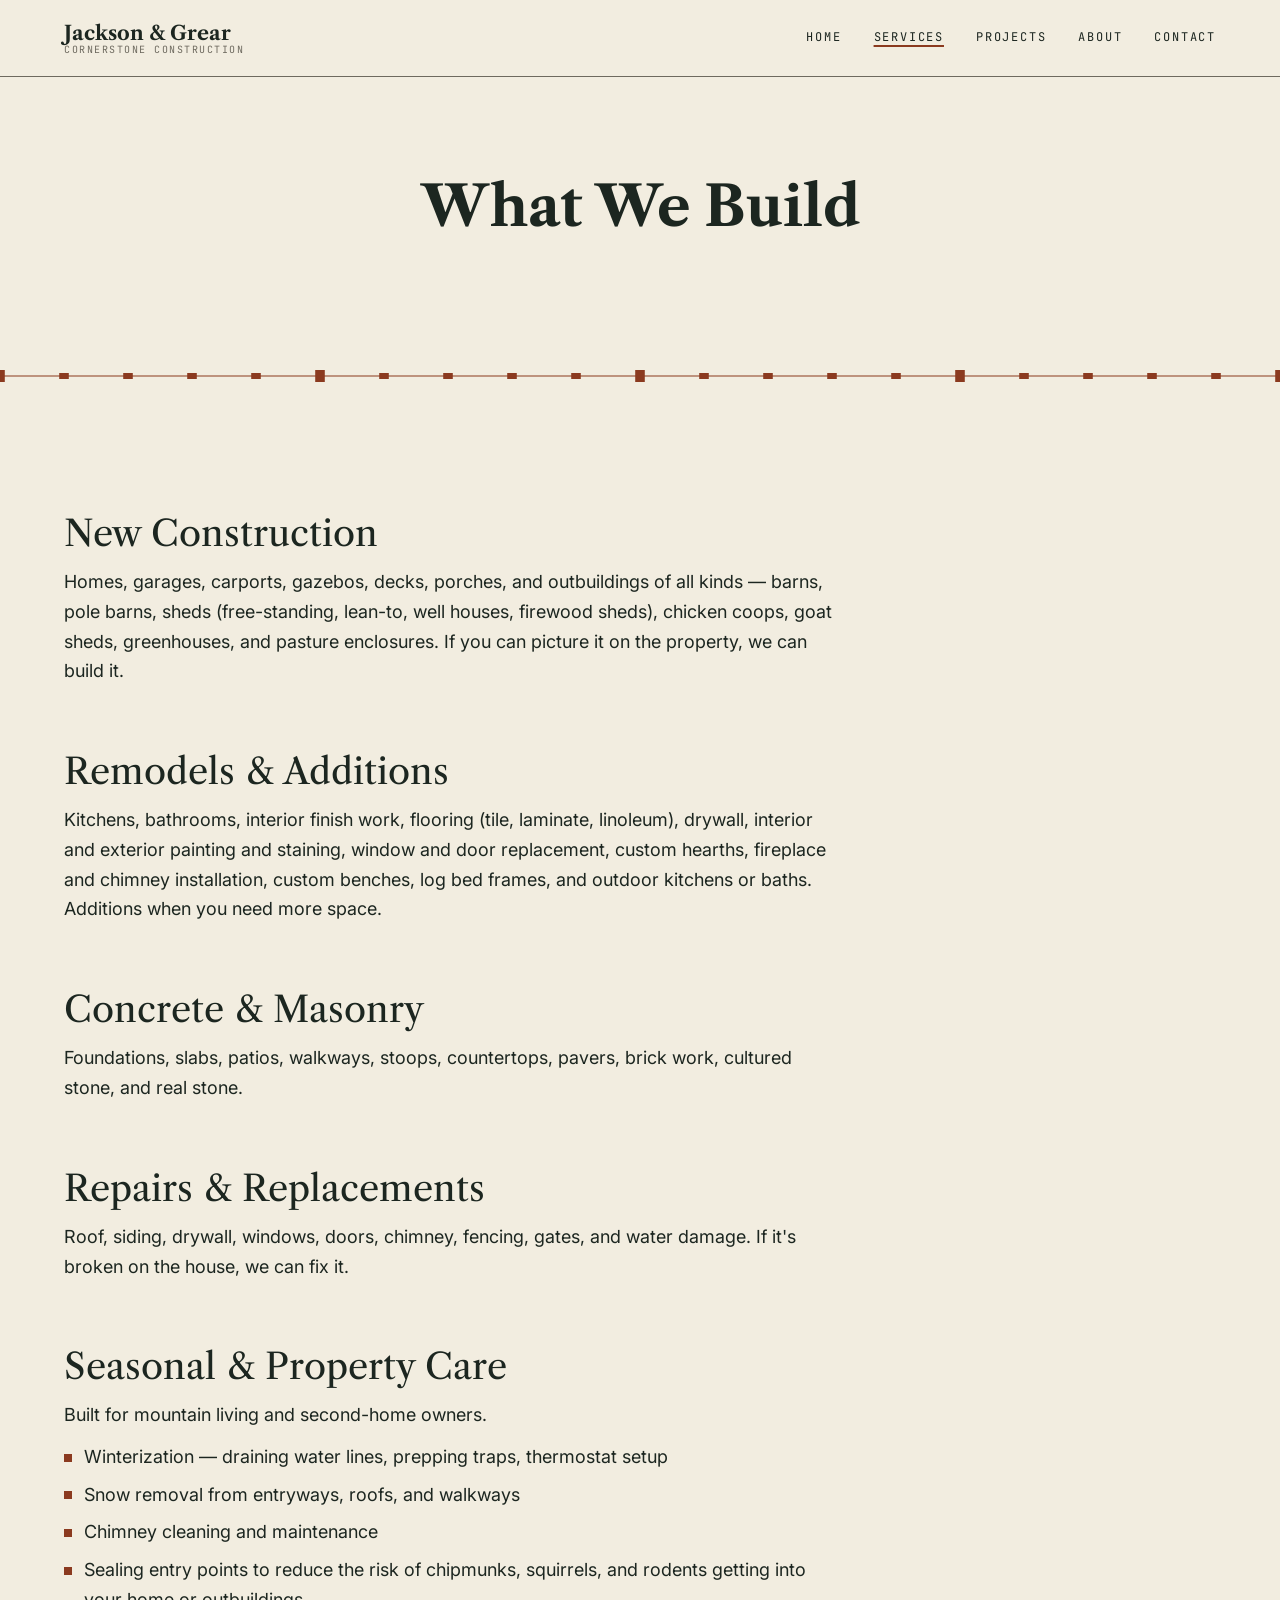
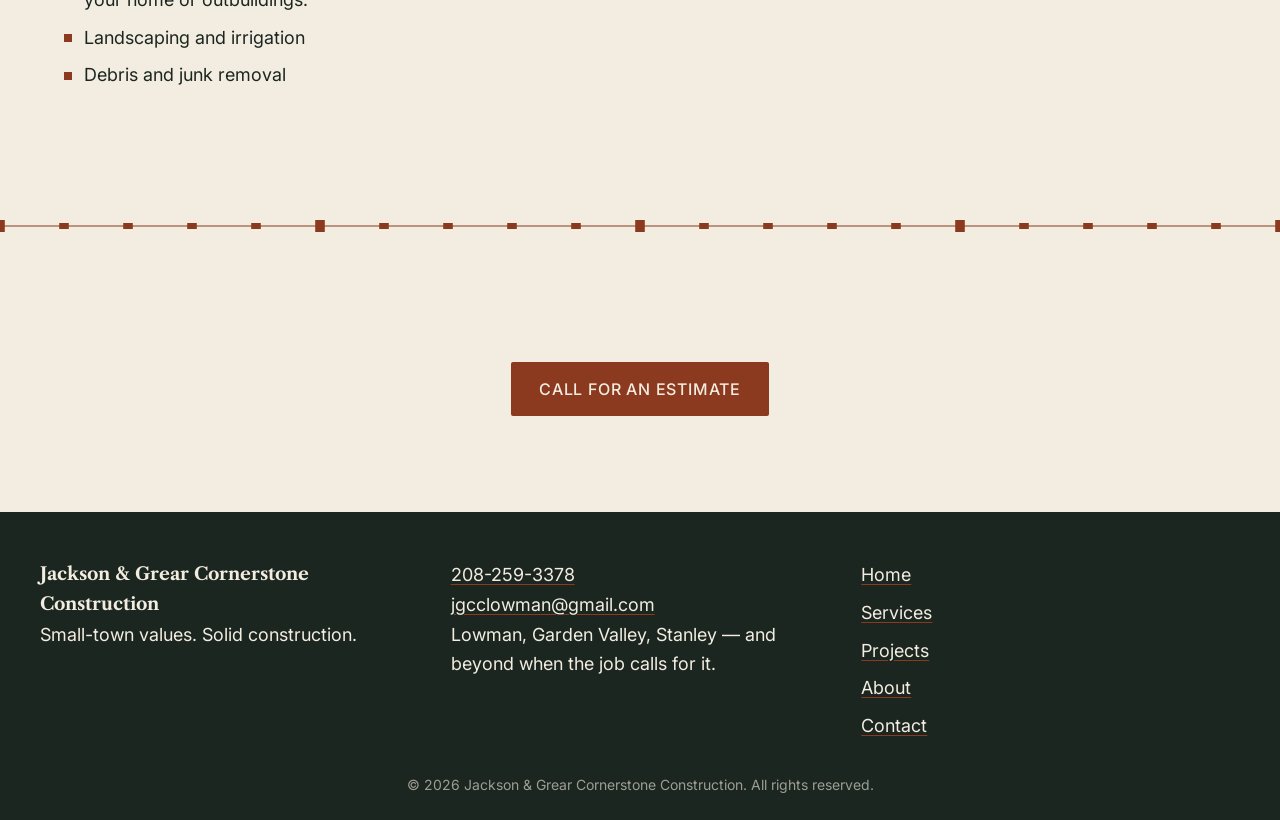
<file: services.html>
<!DOCTYPE html>
<html lang="en">
<head>
<meta charset="UTF-8">
<meta name="viewport" content="width=device-width, initial-scale=1.0">
<title>Services | Jackson &amp; Grear Cornerstone Construction</title>
<meta name="description" content="Services from Jackson & Grear Cornerstone Construction — new construction, remodels and additions, concrete and masonry, repairs and replacements, and seasonal property care for mountain homes.">
<link rel="canonical" href="[canonical-url]">

<meta property="og:type" content="website">
<meta property="og:site_name" content="Jackson & Grear Cornerstone Construction">
<meta property="og:title" content="Services | Jackson & Grear Cornerstone Construction">
<meta property="og:description" content="Services from Jackson & Grear Cornerstone Construction — new construction, remodels and additions, concrete and masonry, repairs and replacements, and seasonal property care for mountain homes.">
<meta property="og:image" content="/images/hero/hero-home.jpg">
<meta property="og:url" content="[canonical-url]">
<meta name="twitter:card" content="summary_large_image">

<link rel="preconnect" href="https://fonts.googleapis.com">
<link rel="preconnect" href="https://fonts.gstatic.com" crossorigin>
<link href="https://fonts.googleapis.com/css2?family=Libre+Caslon+Text:wght@400;700&family=Inter:wght@400;500&family=JetBrains+Mono:wght@400&display=swap" rel="stylesheet">
<link rel="stylesheet" href="css/style.css">
</head>
<body>
<a class="skip-link" href="#main">Skip to content</a>
<header class="site-header">
  <div class="site-header__inner">
    <a class="site-logo" href="index.html">
      <span class="site-logo__name">Jackson &amp; Grear</span>
      <span class="site-logo__tagline">CORNERSTONE CONSTRUCTION</span>
    </a>
    <button class="nav-toggle" type="button" aria-expanded="false" aria-controls="site-nav">
      <span class="nav-toggle__bar"></span>
      <span class="nav-toggle__bar"></span>
      <span class="nav-toggle__bar"></span>
      <span class="visually-hidden">Menu</span>
    </button>
    <nav class="site-nav" id="site-nav" aria-label="Primary">
      <ul class="site-nav__list">
        <li><a href="index.html">Home</a></li>
        <li><a href="services.html" aria-current="page">Services</a></li>
        <li><a href="projects.html">Projects</a></li>
        <li><a href="about.html">About</a></li>
        <li><a href="contact.html">Contact</a></li>
      </ul>
    </nav>
  </div>
</header>

<main id="main">
  <section class="services-intro section">
    <div class="container">
      <h1>What We Build</h1>
    </div>
  </section>

  <svg class="section-divider" viewBox="0 0 200 16" preserveAspectRatio="none" role="presentation" focusable="false" aria-hidden="true">
    <line x1="0" y1="8" x2="200" y2="8" stroke="currentColor" stroke-width="1"></line>
    <g stroke="currentColor" stroke-width="1.5">
      <line x1="0" y1="2" x2="0" y2="14"></line>
      <line x1="10" y1="5" x2="10" y2="11"></line>
      <line x1="20" y1="5" x2="20" y2="11"></line>
      <line x1="30" y1="5" x2="30" y2="11"></line>
      <line x1="40" y1="5" x2="40" y2="11"></line>
      <line x1="50" y1="2" x2="50" y2="14"></line>
      <line x1="60" y1="5" x2="60" y2="11"></line>
      <line x1="70" y1="5" x2="70" y2="11"></line>
      <line x1="80" y1="5" x2="80" y2="11"></line>
      <line x1="90" y1="5" x2="90" y2="11"></line>
      <line x1="100" y1="2" x2="100" y2="14"></line>
      <line x1="110" y1="5" x2="110" y2="11"></line>
      <line x1="120" y1="5" x2="120" y2="11"></line>
      <line x1="130" y1="5" x2="130" y2="11"></line>
      <line x1="140" y1="5" x2="140" y2="11"></line>
      <line x1="150" y1="2" x2="150" y2="14"></line>
      <line x1="160" y1="5" x2="160" y2="11"></line>
      <line x1="170" y1="5" x2="170" y2="11"></line>
      <line x1="180" y1="5" x2="180" y2="11"></line>
      <line x1="190" y1="5" x2="190" y2="11"></line>
      <line x1="200" y1="2" x2="200" y2="14"></line>
    </g>
  </svg>

  <section class="services-list section">
    <div class="container">
      <div class="service-block">
        <h2>New Construction</h2>
        <p>Homes, garages, carports, gazebos, decks, porches, and outbuildings of all kinds — barns, pole barns, sheds (free-standing, lean-to, well houses, firewood sheds), chicken coops, goat sheds, greenhouses, and pasture enclosures. If you can picture it on the property, we can build it.</p>
      </div>
      <div class="service-block">
        <h2>Remodels &amp; Additions</h2>
        <p>Kitchens, bathrooms, interior finish work, flooring (tile, laminate, linoleum), drywall, interior and exterior painting and staining, window and door replacement, custom hearths, fireplace and chimney installation, custom benches, log bed frames, and outdoor kitchens or baths. Additions when you need more space.</p>
      </div>
      <div class="service-block">
        <h2>Concrete &amp; Masonry</h2>
        <p>Foundations, slabs, patios, walkways, stoops, countertops, pavers, brick work, cultured stone, and real stone.</p>
      </div>
      <div class="service-block">
        <h2>Repairs &amp; Replacements</h2>
        <p>Roof, siding, drywall, windows, doors, chimney, fencing, gates, and water damage. If it's broken on the house, we can fix it.</p>
      </div>
      <div class="service-block">
        <h2>Seasonal &amp; Property Care</h2>
        <p>Built for mountain living and second-home owners.</p>
        <ul class="service-block__list">
          <li>Winterization — draining water lines, prepping traps, thermostat setup</li>
          <li>Snow removal from entryways, roofs, and walkways</li>
          <li>Chimney cleaning and maintenance</li>
          <li>Sealing entry points to reduce the risk of chipmunks, squirrels, and rodents getting into your home or outbuildings.</li>
          <li>Landscaping and irrigation</li>
          <li>Debris and junk removal</li>
        </ul>
      </div>
    </div>
  </section>

  <svg class="section-divider" viewBox="0 0 200 16" preserveAspectRatio="none" role="presentation" focusable="false" aria-hidden="true">
    <line x1="0" y1="8" x2="200" y2="8" stroke="currentColor" stroke-width="1"></line>
    <g stroke="currentColor" stroke-width="1.5">
      <line x1="0" y1="2" x2="0" y2="14"></line>
      <line x1="10" y1="5" x2="10" y2="11"></line>
      <line x1="20" y1="5" x2="20" y2="11"></line>
      <line x1="30" y1="5" x2="30" y2="11"></line>
      <line x1="40" y1="5" x2="40" y2="11"></line>
      <line x1="50" y1="2" x2="50" y2="14"></line>
      <line x1="60" y1="5" x2="60" y2="11"></line>
      <line x1="70" y1="5" x2="70" y2="11"></line>
      <line x1="80" y1="5" x2="80" y2="11"></line>
      <line x1="90" y1="5" x2="90" y2="11"></line>
      <line x1="100" y1="2" x2="100" y2="14"></line>
      <line x1="110" y1="5" x2="110" y2="11"></line>
      <line x1="120" y1="5" x2="120" y2="11"></line>
      <line x1="130" y1="5" x2="130" y2="11"></line>
      <line x1="140" y1="5" x2="140" y2="11"></line>
      <line x1="150" y1="2" x2="150" y2="14"></line>
      <line x1="160" y1="5" x2="160" y2="11"></line>
      <line x1="170" y1="5" x2="170" y2="11"></line>
      <line x1="180" y1="5" x2="180" y2="11"></line>
      <line x1="190" y1="5" x2="190" y2="11"></line>
      <line x1="200" y1="2" x2="200" y2="14"></line>
    </g>
  </svg>

  <section class="services-cta section">
    <div class="container">
      <a class="button" href="tel:+12082593378" aria-label="Call Jackson and Grear at 208-259-3378">Call for an Estimate</a>
    </div>
  </section>
</main>

<footer class="site-footer">
  <div class="site-footer__inner">
    <div class="site-footer__col">
      <p class="site-footer__name">Jackson &amp; Grear Cornerstone Construction</p>
      <p class="site-footer__tagline">Small-town values. Solid construction.</p>
    </div>
    <div class="site-footer__col">
      <a href="tel:+12082593378" aria-label="Call Jackson and Grear at 208-259-3378">208-259-3378</a>
      <p><a href="mailto:jgcclowman@gmail.com" aria-label="Email Jackson and Grear at jgcclowman@gmail.com">jgcclowman@gmail.com</a></p>
      <p>Lowman, Garden Valley, Stanley — and beyond when the job calls for it.</p>
    </div>
    <div class="site-footer__col">
      <nav aria-label="Footer">
        <ul>
          <li><a href="index.html">Home</a></li>
          <li><a href="services.html">Services</a></li>
          <li><a href="projects.html">Projects</a></li>
          <li><a href="about.html">About</a></li>
          <li><a href="contact.html">Contact</a></li>
        </ul>
      </nav>
    </div>
  </div>
  <p class="site-footer__legal">© 2026 Jackson &amp; Grear Cornerstone Construction. All rights reserved.</p>
</footer>
<script src="js/script.js" defer></script>
</body>
</html>
</file>
<file: css/style.css>
/* Jackson & Grear Cornerstone Construction — styles */

/* ===== 1. Custom properties ===== */
:root {
  /* Color tokens */
  --color-base: #F2EDE0;
  --color-ink: #1C2620;
  --color-accent: #8B3A1F;
  --color-accent-dark: #6B2A15;
  --color-secondary: #6E6A5F;
  --color-sage: #8A8F72;
  --color-focus: #80856A;

  /* Type tokens */
  --font-display: 'Libre Caslon Text', serif;
  --font-body: 'Inter', sans-serif;
  --font-mono: 'JetBrains Mono', monospace;

  /* Spacing */
  --space-section-desktop: 6rem;
  --space-section-mobile: 3rem;
  --content-max-width: 1200px;

  /* Breakpoints — reference only; @media requires literal values: 640px / 1024px / 1280px */
}

/* ===== 2. Reset / base ===== */
*, *::before, *::after {
  box-sizing: border-box;
}

* {
  margin: 0;
}

html {
  -webkit-text-size-adjust: 100%;
}

body {
  line-height: 1.5;
  -webkit-font-smoothing: antialiased;
}

img, picture, svg {
  display: block;
  max-width: 100%;
}

input, button, textarea, select {
  font: inherit;
}

a {
  text-decoration: none;
}

ul {
  list-style: none;
  padding: 0;
}

a:focus-visible,
button:focus-visible,
[tabindex]:focus-visible {
  outline: 2px solid var(--color-focus);
  outline-offset: 2px;
}

/* ===== 3. Base typography ===== */
body {
  font-family: var(--font-body);
  font-weight: 400;
  font-size: 1.125rem;
  line-height: 1.65;
  color: var(--color-ink);
  background-color: var(--color-base);
}

h1, h2, h3 {
  font-family: var(--font-display);
  color: var(--color-ink);
  line-height: 1.2;
  overflow-wrap: break-word;
}

h1 {
  font-size: 2.25rem;
  font-weight: 700;
}

h2 {
  font-size: 1.75rem;
  font-weight: 400;
}

h3 {
  font-size: 1.5rem;
  font-weight: 400;
}

@media (min-width: 1024px) {
  h1 { font-size: 3.5rem; }
  h2 { font-size: 2.25rem; }
}

p {
  overflow-wrap: break-word;
}

a {
  color: var(--color-accent);
}

a:hover {
  color: var(--color-accent-dark);
}

/* ===== 4. Layout primitives ===== */
.container {
  max-width: var(--content-max-width);
  margin-inline: auto;
  padding-inline: 1.5rem;
}

.section {
  padding-block: var(--space-section-mobile);
}

@media (min-width: 1024px) {
  .section {
    padding-block: var(--space-section-desktop);
  }
}

/* ===== 5. Nav bar ===== */
.site-header {
  position: sticky;
  top: 0;
  z-index: 50;
  background: var(--color-base);
  border-bottom: 1px solid var(--color-secondary);
}

.site-header__inner {
  max-width: var(--content-max-width);
  margin-inline: auto;
  padding: 1rem 1.5rem;
  display: flex;
  align-items: center;
  justify-content: space-between;
}

.site-logo {
  display: flex;
  flex-direction: column;
  line-height: 1.1;
  color: var(--color-ink);
}

.site-logo__name {
  font-family: var(--font-display);
  font-weight: 700;
  font-size: 1.25rem;
}

.site-logo__tagline {
  font-family: var(--font-mono);
  font-size: 0.625rem;
  letter-spacing: 0.15em;
  text-transform: uppercase;
  color: var(--color-secondary);
}

.nav-toggle {
  display: flex;
  flex-direction: column;
  justify-content: center;
  gap: 5px;
  width: 2.5rem;
  height: 2.5rem;
  background: none;
  border: none;
  cursor: pointer;
}

.nav-toggle__bar {
  display: block;
  width: 100%;
  height: 2px;
  background: var(--color-ink);
}

@media (min-width: 1024px) {
  .nav-toggle {
    display: none;
  }
}

.site-nav {
  position: fixed;
  inset: 0;
  background: var(--color-ink);
  display: flex;
  align-items: center;
  justify-content: center;
  transform: translateY(-100%);
  transition: transform 200ms ease;
}

.site-nav.is-open {
  transform: translateY(0);
}

.site-nav__list {
  display: flex;
  flex-direction: column;
  gap: 2rem;
  text-align: center;
}

.site-nav a {
  font-family: var(--font-mono);
  font-size: 0.75rem;
  letter-spacing: 0.15em;
  text-transform: uppercase;
  color: var(--color-base);
  display: inline-flex;
  align-items: center;
  min-height: 44px;
}

.site-nav a[aria-current="page"] {
  text-decoration: underline;
  text-decoration-color: var(--color-accent);
  text-decoration-thickness: 2px;
  text-underline-offset: 4px;
}

@media (min-width: 1024px) {
  .site-nav {
    position: static;
    transform: none;
    background: none;
    display: block;
  }

  .site-nav__list {
    flex-direction: row;
    gap: 2rem;
  }

  .site-nav a {
    color: var(--color-ink);
  }
}

/* ===== 6. Footer ===== */
.site-footer {
  background: var(--color-ink);
  color: var(--color-base);
  padding: 3rem 1.5rem 1.5rem;
}

.site-footer__inner {
  max-width: var(--content-max-width);
  margin-inline: auto;
  display: grid;
  gap: 2rem;
  grid-template-columns: 1fr;
}

@media (min-width: 768px) {
  .site-footer__inner {
    grid-template-columns: repeat(3, 1fr);
  }
}

.site-footer a {
  color: var(--color-base);
  text-decoration: underline;
  text-decoration-color: var(--color-accent);
  text-underline-offset: 3px;
}

.site-footer a:hover,
.site-footer a:focus-visible {
  text-decoration-thickness: 2px;
  text-underline-offset: 4px;
}

.site-footer__name {
  font-family: var(--font-display);
  font-weight: 700;
}

.site-footer__col ul {
  display: flex;
  flex-direction: column;
  gap: 0.5rem;
}

.site-footer__legal {
  text-align: center;
  font-size: 0.875rem;
  margin-top: 2rem;
  color: var(--color-base);
  opacity: 0.6;
}

/* ===== 7. Buttons ===== */
.button {
  display: inline-block;
  background-color: var(--color-accent);
  color: var(--color-base);
  font-family: var(--font-body);
  font-weight: 500;
  font-size: 1rem;
  text-transform: uppercase;
  letter-spacing: 0.05em;
  padding: 0.875rem 1.75rem;
  border: none;
  border-radius: 2px;
  cursor: pointer;
  transition: background-color 150ms ease, transform 100ms ease;
}

.button:hover {
  background-color: var(--color-accent-dark);
  color: var(--color-base);
}

.button:active {
  transform: scale(0.98);
}

/* ===== 8. Signature divider ===== */
.section-divider {
  display: block;
  width: 100%;
  height: 16px;
  color: var(--color-accent);
  margin-block: 2rem;
}

/* ===== 9. Skip-to-content + visually-hidden utility ===== */
.visually-hidden {
  position: absolute;
  width: 1px;
  height: 1px;
  padding: 0;
  margin: -1px;
  overflow: hidden;
  clip: rect(0, 0, 0, 0);
  white-space: nowrap;
  border: 0;
}

.skip-link {
  position: absolute;
  top: -100%;
  left: 0;
  background: var(--color-ink);
  color: var(--color-base);
  padding: 1rem 1.5rem;
  z-index: 100;
}

.skip-link:focus {
  top: 0;
}

/* ===== 10. Print styles ===== */
@media print {
  .site-header,
  .site-footer,
  .button,
  .skip-link {
    display: none;
  }

  body {
    color: #000;
    background: #fff;
  }

  a[href^="tel:"],
  a[href^="mailto:"] {
    color: #000;
    text-decoration: none;
  }
}

/* ===== 11. Reduced motion ===== */
@media (prefers-reduced-motion: reduce) {
  *, *::before, *::after {
    transition: none !important;
    animation: none !important;
  }

  .button:active {
    transform: none !important;
  }
}

/* ===== 12. Hero (Home) ===== */
.home-hero {
  position: relative;
  height: 70vh;
  min-height: 420px;
  display: flex;
  align-items: center;
  justify-content: center;
  overflow: hidden;
}

@media (min-width: 1024px) {
  .home-hero {
    height: 85vh;
  }
}

.home-hero__image {
  position: absolute;
  inset: 0;
  width: 100%;
  height: 100%;
  object-fit: cover;
  z-index: 0;
}

.home-hero__overlay {
  position: absolute;
  inset: 0;
  background-color: var(--color-ink);
  opacity: 0.35;
  z-index: 1;
}

.home-hero__content {
  position: relative;
  z-index: 2;
  display: flex;
  flex-direction: column;
  align-items: center;
  gap: 1.25rem;
  max-width: 40rem;
  padding-inline: 1.5rem;
  text-align: center;
}

.home-hero__name {
  color: var(--color-base);
}

.home-hero__tagline {
  font-family: var(--font-body);
  font-weight: 400;
  font-size: 1.125rem;
  color: var(--color-base);
  opacity: 0.9;
}

@media (min-width: 1024px) {
  .home-hero__tagline {
    font-size: 1.25rem;
  }
}

.home-hero__phone {
  font-family: var(--font-display);
  font-weight: 400;
  font-size: 1.75rem;
  color: var(--color-base);
  text-decoration: underline;
  text-decoration-color: var(--color-accent);
  text-underline-offset: 4px;
}

@media (min-width: 1024px) {
  .home-hero__phone {
    font-size: 2.25rem;
  }
}

.home-hero__phone:hover,
.home-hero__phone:focus-visible {
  color: var(--color-accent);
}

.service-area__text {
  max-width: 40rem;
  margin-inline: auto;
  text-align: center;
  color: var(--color-secondary);
}

/* ===== 13. Services ===== */
.services-intro {
  text-align: center;
}

.services-intro .container {
  max-width: 40rem;
}

.services-list .container {
  display: flex;
  flex-direction: column;
  gap: 3rem;
}

@media (min-width: 1024px) {
  .services-list .container {
    gap: 4rem;
  }
}

.service-block {
  max-width: 40rem;
}

@media (min-width: 1024px) {
  .service-block {
    max-width: 48rem;
  }
}

.service-block h2 {
  margin-bottom: 0.75rem;
}

.service-block__list {
  display: flex;
  flex-direction: column;
  gap: 0.5rem;
  margin-top: 0.75rem;
}

.service-block__list li {
  position: relative;
  padding-left: 1.25rem;
}

.service-block__list li::before {
  content: "";
  position: absolute;
  left: 0;
  top: 0.65em;
  width: 0.5rem;
  height: 0.5rem;
  background-color: var(--color-accent);
}

.services-cta .container {
  display: flex;
  justify-content: center;
  text-align: center;
}

/* ===== 14. Projects ===== */
.projects-intro {
  text-align: center;
}

.projects-intro .container {
  max-width: 40rem;
}

.project-gallery__grid {
  display: grid;
  grid-template-columns: 1fr;
  gap: 1.5rem;
}

@media (min-width: 640px) {
  .project-gallery__grid {
    grid-template-columns: repeat(2, 1fr);
    gap: 2rem;
  }
}

@media (min-width: 1024px) {
  .project-gallery__grid {
    grid-template-columns: repeat(3, 1fr);
  }
}

.project-gallery__item {
  width: 100%;
  aspect-ratio: 4 / 3;
  object-fit: cover;
  background-color: var(--color-base);
  border: 1px solid var(--color-secondary);
}

.project-gallery__empty-message {
  max-width: 30rem;
  margin-inline: auto;
  padding-block: 3rem;
  text-align: center;
  font-size: 1.25rem;
  color: var(--color-secondary);
}

.projects-cta .container {
  display: flex;
  justify-content: center;
  text-align: center;
}

/* ===== 15. About ===== */
.about-intro .container,
.about-story .container {
  max-width: 44rem;
  display: flex;
  flex-direction: column;
  gap: 1.5rem;
}

.about-intro p {
  font-size: 1.25rem;
}

.about-cta .container {
  display: flex;
  justify-content: center;
  text-align: center;
}

/* ===== 16. Contact ===== */
.contact-cta {
  text-align: center;
}

.contact-cta .container {
  max-width: 40rem;
  display: flex;
  flex-direction: column;
  align-items: center;
  gap: 1.5rem;
}

.contact-details .container {
  max-width: 44rem;
  display: flex;
  flex-direction: column;
  align-items: center;
  text-align: center;
  gap: 1.5rem;
}

.contact-details__phone a {
  font-family: var(--font-mono);
  font-weight: 500;
  font-size: 1.75rem;
  color: var(--color-ink);
  text-decoration: underline;
  text-decoration-color: var(--color-accent);
  text-underline-offset: 4px;
}

@media (min-width: 1024px) {
  .contact-details__phone a {
    font-size: 2.25rem;
  }
}

.contact-details__phone a:hover,
.contact-details__phone a:focus-visible {
  color: var(--color-accent);
}

.contact-details__email {
  color: var(--color-ink);
  text-decoration: underline;
  text-decoration-color: var(--color-accent);
  text-underline-offset: 2px;
}

.contact-details__email:hover,
.contact-details__email:focus-visible {
  color: var(--color-accent);
}

.contact-close .container {
  display: flex;
  justify-content: center;
  text-align: center;
}

/* -----------------------------------------------------------------
   17. 404 (Not Found)
----------------------------------------------------------------- */
.not-found {
  text-align: center;
}

.not-found .container {
  max-width: 40rem;
  display: flex;
  flex-direction: column;
  align-items: center;
  gap: 1.5rem;
}
</file>
